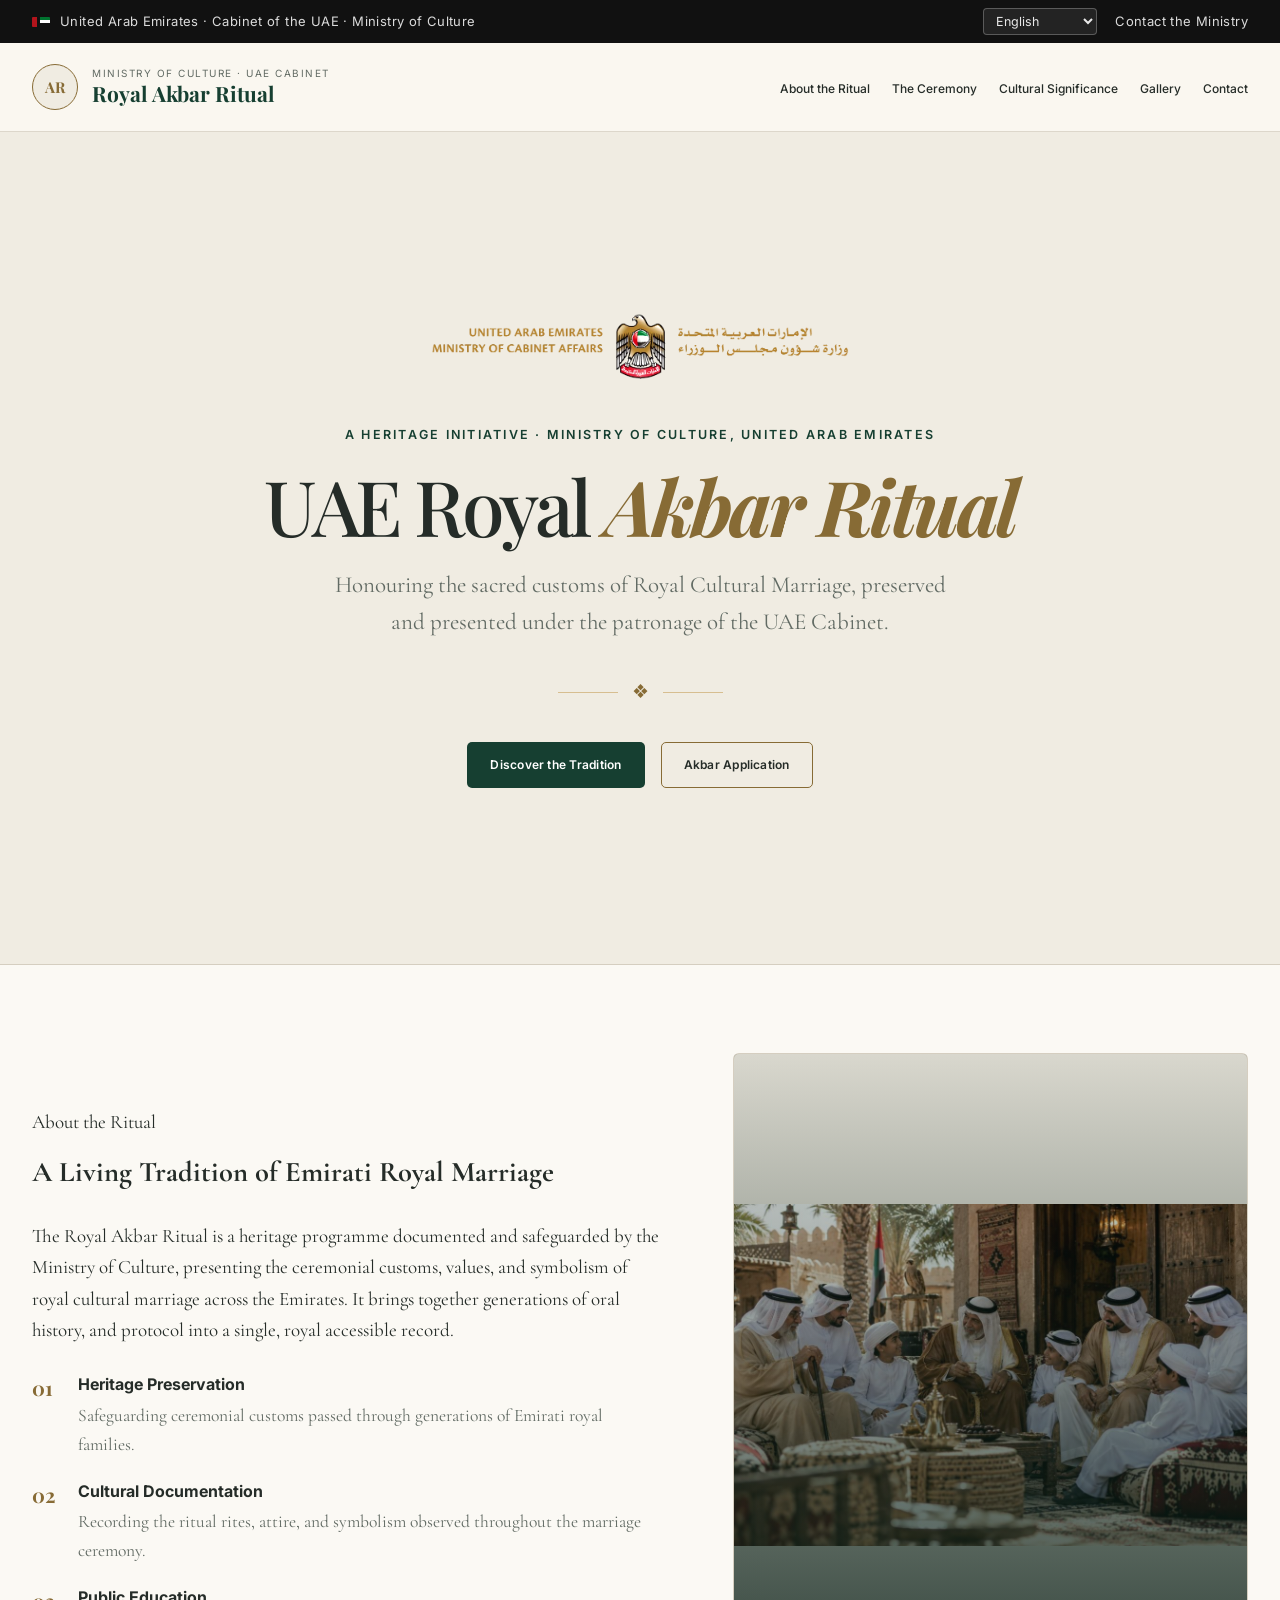
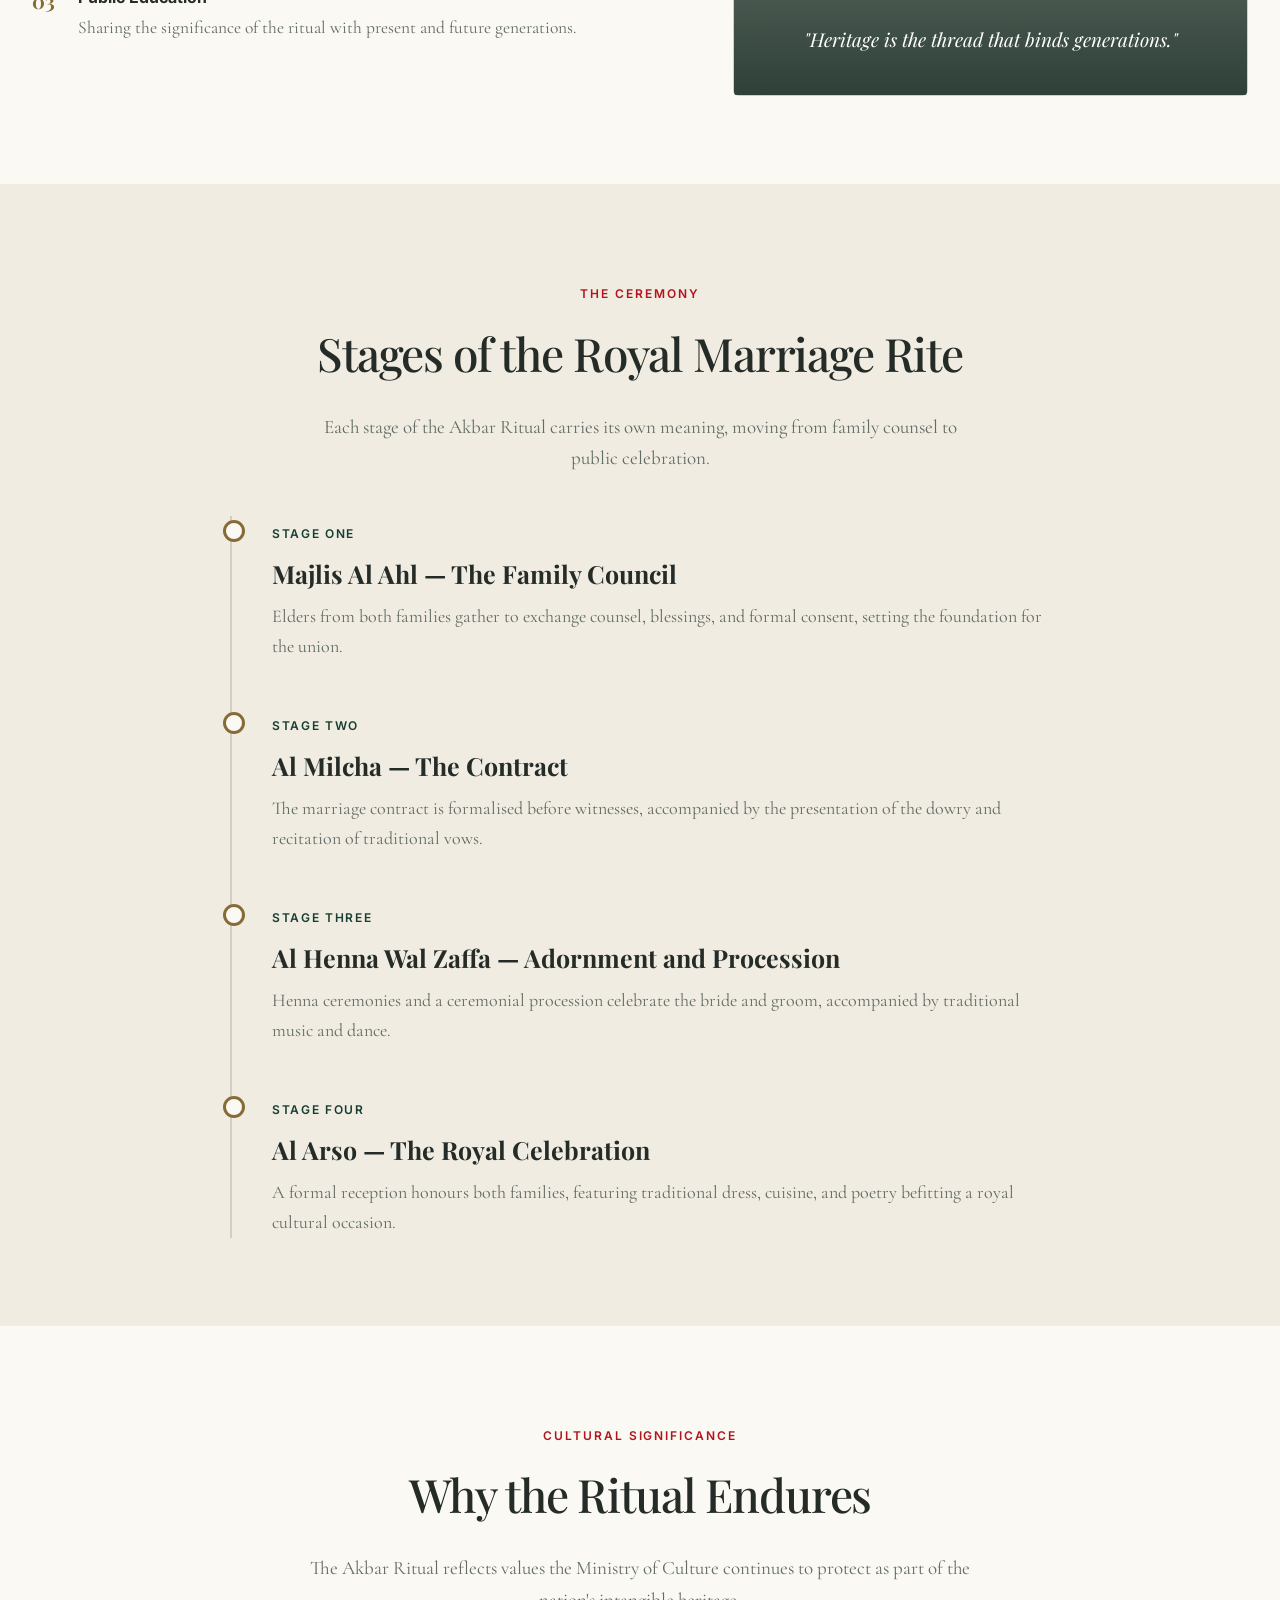
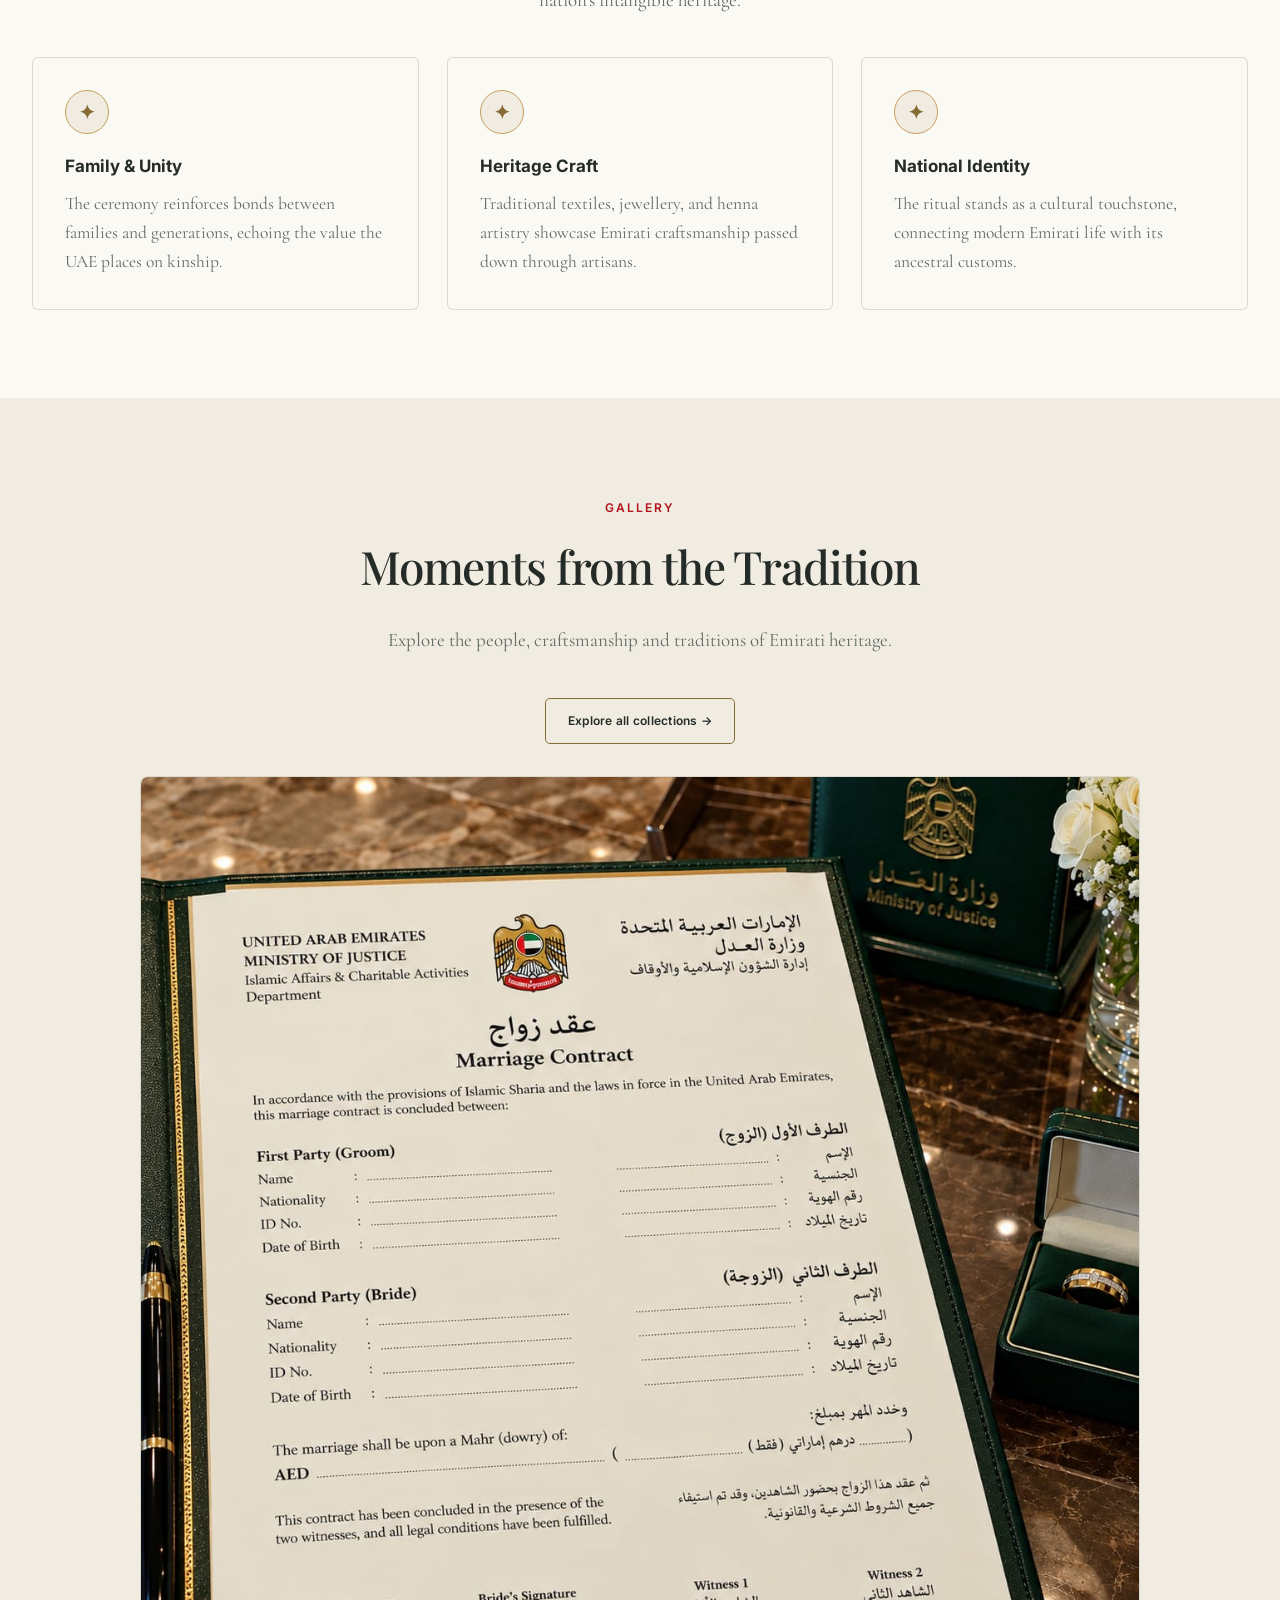
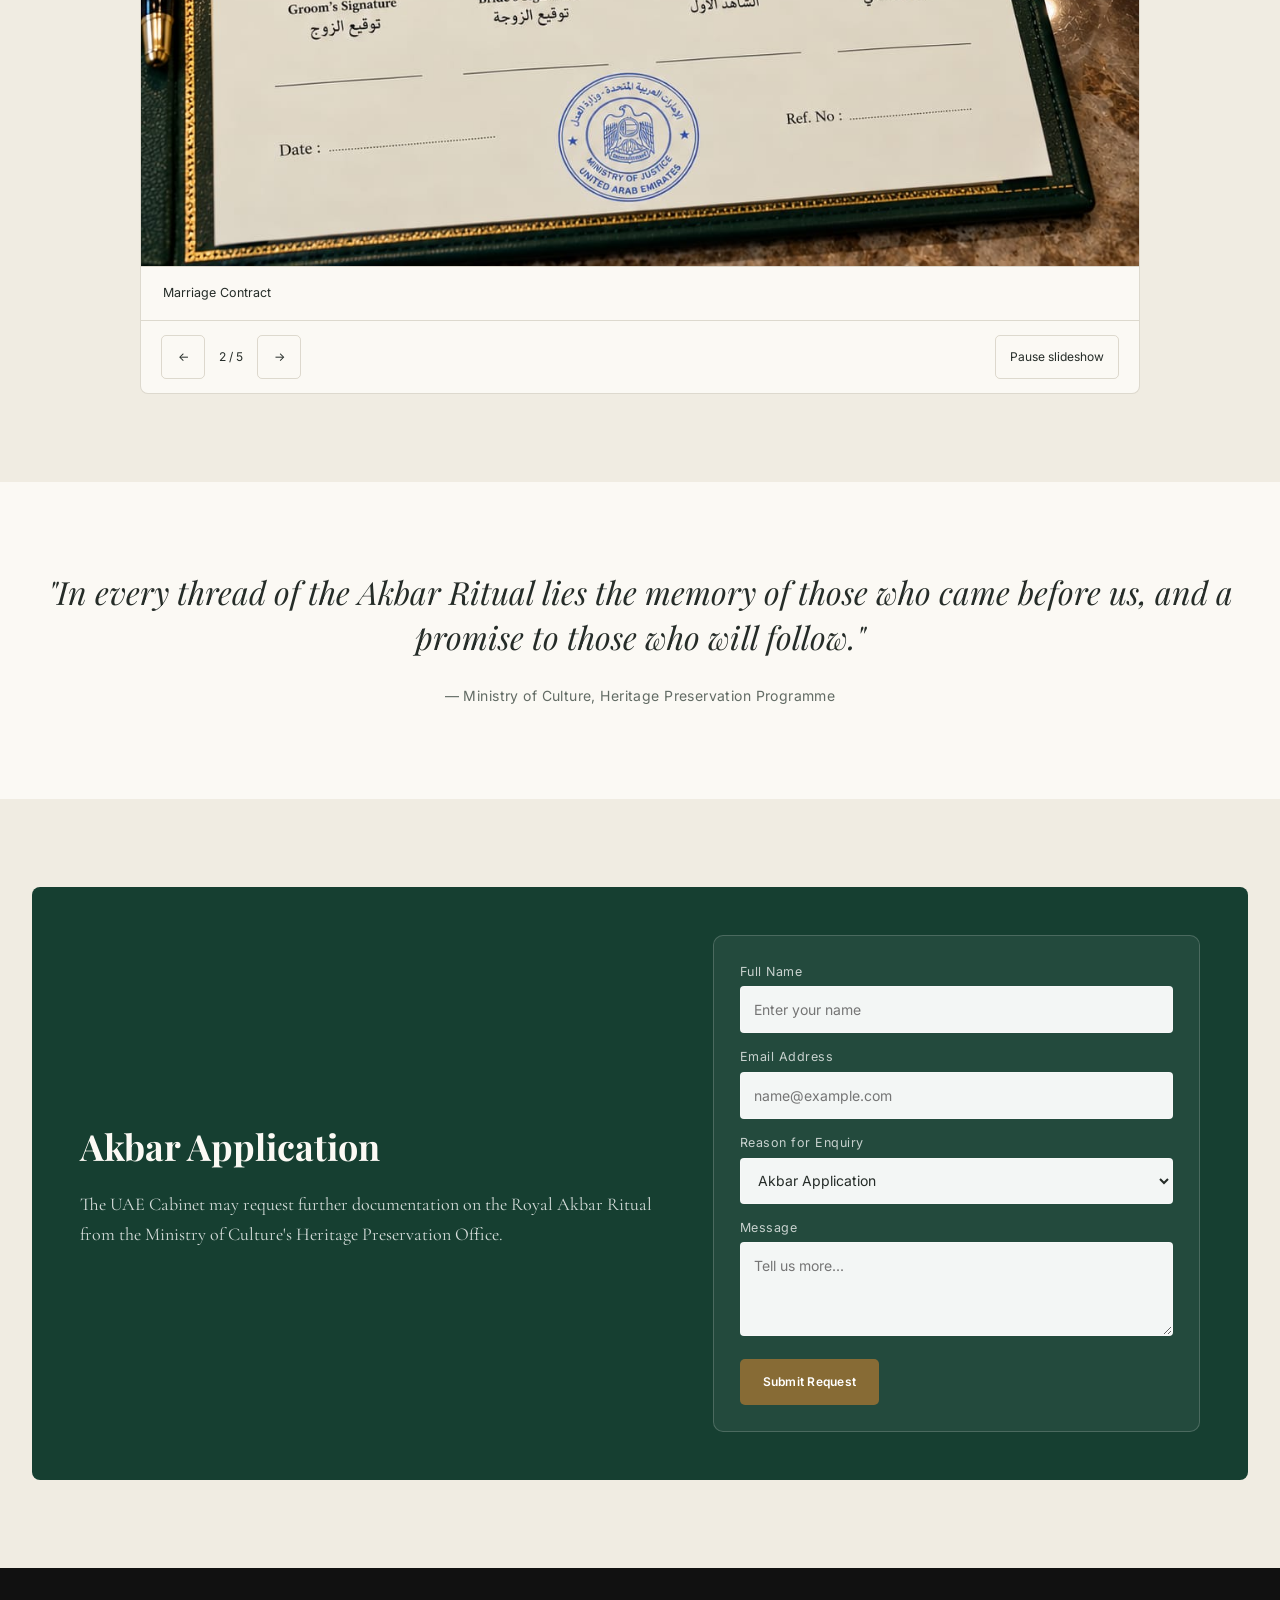
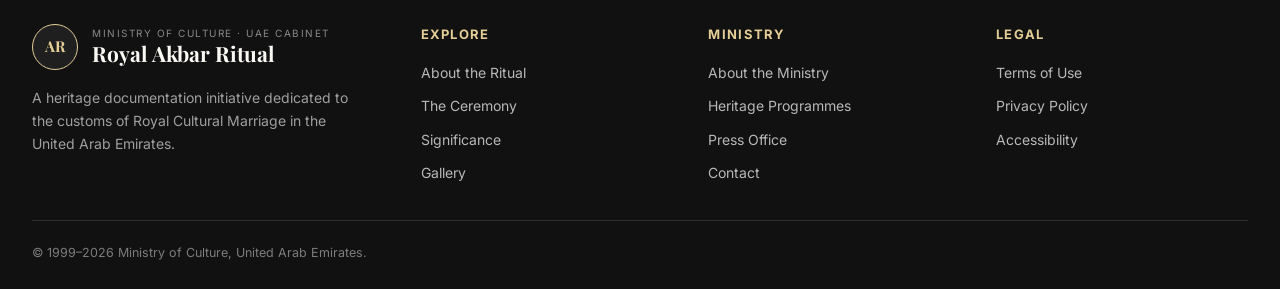
<file: index.html>
<!DOCTYPE html>
<html lang="en">

<head>
  <meta charset="UTF-8">
  <meta name="viewport" content="width=device-width, initial-scale=1.0">
  <title>UAE Royal Akbar Ritual — Royal Cultural Marriage | Ministry of Culture</title>
  <meta name="description"
    content="UAE Royal Akbar Ritual — a heritage initiative of the Ministry of Culture preserving the traditions of Emirati royal cultural marriage.">
  <link rel="stylesheet" href="styles.css">
<link rel="stylesheet" href="polish.css">
</head>

<body>

  <!-- Ministry utility bar -->
  <div class="ministry-bar">
    <div class="container">
      <div class="ministry-bar-left">
        <span class="flag-strip">
          <span class="r"></span>
          <span class="stack">
            <span class="g"></span><span class="w"></span><span class="k"></span>
          </span>
        </span>
        <span data-i18n="ministryBarTagline">United Arab Emirates &nbsp;·&nbsp; Cabinet of the UAE &nbsp;·&nbsp;
          Ministry of Culture</span>
      </div>
      <div class="ministry-bar-right">
        <select id="lang-select" class="lang-select" aria-label="Select language">
          <option value="en">English</option>
          <option value="ar">العربية</option>
          <option value="es">Español</option>
          <option value="pt">Português</option>
          <option value="ru">Русский</option>
          <option value="uk">Українська</option>
          <option value="fr">Français</option>
          <option value="he">עברית</option>
          <option value="zh">中文</option>
          <option value="de">Deutsch</option>
          <option value="it">Italiano</option>
          <option value="da">Dansk</option>
          <option value="no">Norsk</option>
          <option value="hr">Hrvatski</option>
          <option value="cs">Čeština</option>
          <option value="el">Ελληνικά</option>
          <option value="et">Eesti</option>
          <option value="fi">Suomi</option>
          <option value="hu">Magyar</option>
          <option value="ja">日本語</option>
          <option value="ko">한국어</option>
          <option value="la">Latina</option>
          <option value="lt">Lietuvių</option>
          <option value="mk">Македонски</option>
          <option value="pl">Polski</option>
          <option value="ro">Română</option>
          <option value="sr">Српски</option>
          <option value="sv">Svenska</option>
          <option value="th">ไทย</option>
          <option value="vi">Tiếng Việt</option>
        </select>
        <a href="#contact" data-i18n="contactMinistry">Contact the Ministry</a>
      </div>
    </div>
  </div>

  <!-- Header / Nav -->
  <header class="site-header">
    <div class="container nav-row">
      <a href="#top" class="brand">
        <span class="emblem">AR</span>
        <span class="brand-text">
          <span class="eyebrow" data-i18n="brandEyebrow">Ministry of Culture &middot; UAE Cabinet</span>
          <span class="name" data-i18n="brandName">Royal Akbar Ritual</span>
        </span>
      </a>
      <button class="nav-toggle" aria-label="Toggle navigation" aria-expanded="false">
        <span></span><span></span><span></span>
      </button>
      <nav class="main-nav">
        <ul>
          <li><a href="#about" data-i18n="navAbout">About the Ritual</a></li>
          <li><a href="#ceremony" data-i18n="navCeremony">The Ceremony</a></li>
          <li><a href="#significance" data-i18n="navSignificance">Cultural Significance</a></li>
          <li><a href="gallery.html" data-i18n="navGallery">Gallery</a></li>
          <li><a href="#contact" data-i18n="navContact">Contact</a></li>
        </ul>
      </nav>
    </div>
  </header>
  <!-- Hero -->
  <section class="hero" id="top">
    <div class="hero-inner">

      <img src="assets/UAE-emblem.webp" alt="United Arab Emirates Emblem" class="hero-emblem">

      <p class="kicker" data-i18n="heroKicker">A Heritage Initiative &middot; Ministry of Culture, United Arab Emirates
      </p>
      <h1><span data-i18n="heroHeading1">UAE Royal</span> <span class="accent" data-i18n="heroHeadingAccent">Akbar
          Ritual</span></h1>
      <p class="lede" data-i18n="heroLede">Honouring the sacred customs of Royal Cultural Marriage, preserved and
        presented under the patronage of the UAE Cabinet.</p>
      <div class="ornament-divider">❖</div>
      <div class="hero-cta">
        <a href="#about" class="btn btn-primary" data-i18n="heroCta1">Discover the Tradition</a>
        <a href="#contact" class="btn btn-outline" data-i18n="heroCta2">Akbar Application</a>
      </div>
    </div>
  </section>

  <!-- About -->
  <section id="about">
    <div class="container about-grid">
      <div>
        <p class="section-head tag" style="text-align:left;margin-bottom:12px;" data-i18n="aboutTag">About the Ritual
        </p>
        <h2 data-i18n="aboutHeading">A Living Tradition of Emirati Royal Marriage</h2>
        <p data-i18n="aboutBody">The Royal Akbar Ritual is a heritage programme documented and safeguarded by the
          Ministry of Culture, presenting the ceremonial customs, values, and symbolism of royal cultural marriage
          across the Emirates. It brings together generations of oral history, and protocol into a single, royal
          accessible record.</p>
        <ul class="pillar-list">
          <li>
            <span class="num">01</span>
            <div>
              <h4 data-i18n="pillar1Title">Heritage Preservation</h4>
              <p data-i18n="pillar1Body">Safeguarding ceremonial customs passed through generations of Emirati royal
                families.</p>
            </div>
          </li>
          <li>
            <span class="num">02</span>
            <div>
              <h4 data-i18n="pillar2Title">Cultural Documentation</h4>
              <p data-i18n="pillar2Body">Recording the ritual rites, attire, and symbolism observed throughout the
                marriage ceremony.</p>
            </div>
          </li>
          <li>
            <span class="num">03</span>
            <div>
              <h4 data-i18n="pillar3Title">Public Education</h4>
              <p data-i18n="pillar3Body">Sharing the significance of the ritual with present and future generations.</p>
            </div>
          </li>
        </ul>
      </div>
      <div class="figure" data-i18n="aboutFigure">"Heritage is the thread that binds generations."</div>
    </div>
  </section>

  <!-- Ceremony timeline -->
  <section id="ceremony" class="alt">
    <div class="container">
      <div class="section-head">
        <p class="tag" data-i18n="ceremonyTag">The Ceremony</p>
        <h2 data-i18n="ceremonyHeading">Stages of the Royal Marriage Rite</h2>
        <p data-i18n="ceremonyIntro">Each stage of the Akbar Ritual carries its own meaning, moving from family counsel
          to public celebration.</p>
      </div>
      <div class="timeline">
        <div class="timeline-item">
          <span class="stage" data-i18n="stage1Label">Stage One</span>
          <h3 data-i18n="stage1Title">Majlis Al Ahl — The Family Council</h3>
          <p data-i18n="stage1Body">Elders from both families gather to exchange counsel, blessings, and formal consent,
            setting the foundation for the union.</p>
        </div>
        <div class="timeline-item">
          <span class="stage" data-i18n="stage2Label">Stage Two</span>
          <h3 data-i18n="stage2Title">Al Milcha — The Contract</h3>
          <p data-i18n="stage2Body">The marriage contract is formalised before witnesses, accompanied by the
            presentation of the dowry and recitation of traditional vows.</p>
        </div>
        <div class="timeline-item">
          <span class="stage" data-i18n="stage3Label">Stage Three</span>
          <h3 data-i18n="stage3Title">Al Henna Wal Zaffa — Adornment and Procession</h3>
          <p data-i18n="stage3Body">Henna ceremonies and a ceremonial procession celebrate the bride and groom,
            accompanied by traditional music and dance.</p>
        </div>
        <div class="timeline-item">
          <span class="stage" data-i18n="stage4Label">Stage Four</span>
          <h3 data-i18n="stage4Title">Al Arso — The Royal Celebration</h3>
          <p data-i18n="stage4Body">A formal reception honours both families, featuring traditional dress, cuisine, and
            poetry befitting a royal cultural occasion.</p>
        </div>
      </div>
    </div>
  </section>

  <!-- Significance cards -->
  <section id="significance">
    <div class="container">
      <div class="section-head">
        <p class="tag" data-i18n="sigTag">Cultural Significance</p>
        <h2 data-i18n="sigHeading">Why the Ritual Endures</h2>
        <p data-i18n="sigIntro">The Akbar Ritual reflects values the Ministry of Culture continues to protect as part of
          the nation's intangible heritage.</p>
      </div>
      <div class="card-grid">
        <div class="value-card">
          <span class="icon">✦</span>
          <h3 data-i18n="card1Title">Family &amp; Unity</h3>
          <p data-i18n="card1Body">The ceremony reinforces bonds between families and generations, echoing the value the
            UAE places on kinship.</p>
        </div>
        <div class="value-card">
          <span class="icon">✦</span>
          <h3 data-i18n="card2Title">Heritage Craft</h3>
          <p data-i18n="card2Body">Traditional textiles, jewellery, and henna artistry showcase Emirati craftsmanship
            passed down through artisans.</p>
        </div>
        <div class="value-card">
          <span class="icon">✦</span>
          <h3 data-i18n="card3Title">National Identity</h3>
          <p data-i18n="card3Body">The ritual stands as a cultural touchstone, connecting modern Emirati life with its
            ancestral customs.</p>
        </div>
      </div>
    </div>
  </section>

  <!-- Gallery -->
  <section id="gallery" class="alt">
    <div class="container">
      <div class="section-head">
        <p class="tag" data-i18n="galleryTag">Gallery</p>
        <h2 data-i18n="galleryHeading">Moments from the Tradition</h2>
        <p data-i18n="galleryIntro">Explore the people, craftsmanship and traditions of Emirati heritage.
        </p>
      </div>
      <p class="gallery-link"><a class="btn btn-outline" href="gallery.html">Explore all collections &rarr;</a></p>
<div class="home-slideshow" role="region" aria-label="Heritage photographs" aria-roledescription="carousel">
<div class="home-slide-stage"><div class="home-slide">
          <img src="assets/family council.jpeg" alt="Men in traditional Middle Eastern attire in conversation"
            class="g-photo" loading="lazy">
          <span class="g-caption" data-i18n="gallery1">Family Council</span>
        </div>
<div class="home-slide" hidden>
          <img src="assets/marriage contract.jpeg" alt="Marriage contract being signed" class="g-photo" loading="lazy">
          <span class="g-caption" data-i18n="gallery2">Marriage Contract</span>
        </div>
<div class="home-slide" hidden>
          <img src="assets/henna adornment.jpeg" alt="Hands adorned with henna" class="g-photo" loading="lazy">
          <span class="g-caption" data-i18n="gallery3">Henna Adornment</span>
        </div>
<div class="home-slide" hidden>
          <img src="assets/ceremonial procession.jpeg" alt="Ceremonial procession with lantern" class="g-photo"
            loading="lazy">
          <span class="g-caption" data-i18n="gallery4">Ceremonial Procession</span>
        </div>
<div class="home-slide" hidden><a href="gallery.html" aria-label="Royal Celebration — explore the full gallery">
          <img src="assets/royal celebration.jpeg" alt="Woman in elegant abaya and hijab" class="g-photo"
            loading="lazy">
          <span class="g-caption" data-i18n="gallery5">Royal Celebration</span>
        <span class="home-slide-link">Explore the full gallery &rarr;</span></a></div></div>
<div class="home-slide-controls"><button type="button" id="homeSlidePrev" aria-label="Previous photo">&larr;</button><span id="homeSlideCount">1 / 5</span><button type="button" id="homeSlideNext" aria-label="Next photo">&rarr;</button><button type="button" id="homeSlidePlay" aria-pressed="false">Pause slideshow</button></div>
</div>
    </div>
  </section>
  <!-- Quote -->
  <section>
    <div class="container quote-block">
      <blockquote data-i18n="quoteText">"In every thread of the Akbar Ritual lies the memory of those who came before
        us, and a promise to those who will follow."</blockquote>
      <cite data-i18n="quoteCite">— Ministry of Culture, Heritage Preservation Programme</cite>
    </div>
  </section>

  <!-- Contact -->
  <section id="contact" class="alt">
    <div class="container">
      <div class="contact-panel">
        <div>
          <h2 data-i18n="contactHeading">Akbar Application</h2>
          <p data-i18n="contactBody">The UAE Cabinet may request further documentation on the Royal Akbar Ritual from
            the Ministry of Culture's Heritage Preservation Office.</p>
        </div>
        <form class="contact-form" action="/api/application" method="post">
          <div>
            <label for="fullname" data-i18n="labelFullName">Full Name</label>
            <input id="fullname" name="name" type="text" data-i18n-placeholder="placeholderName"
              placeholder="Enter your name" required>
          </div>
          <div>
            <label for="email" data-i18n="labelEmail">Email Address</label>
            <input id="email" name="email" type="email" placeholder="name@example.com" required>
          </div>
          <div>
            <label for="reason" data-i18n="labelReason">Reason for Enquiry</label>
            <select id="reason" name="reason">
              <option value="akbar-application" data-i18n="optionAkbar">Akbar Application</option>
              <option value="other" data-i18n="optionOther">Other</option>
            </select>
          </div>
          <div>
            <label for="message" data-i18n="labelMessage">Message</label>
            <textarea id="message" name="message" rows="3" data-i18n-placeholder="placeholderMessage"
              placeholder="Tell us more..."></textarea>
          </div>
          <div class="form-honeypot" aria-hidden="true">
            <label for="company">Company</label>
            <input id="company" name="company" type="text" tabindex="-1" autocomplete="off">
          </div>
          <button type="submit" class="btn btn-primary" data-i18n="submitBtn">Submit Request</button>
          <p class="form-status" id="form-status" role="status" aria-live="polite" hidden></p>
        </form>
      </div>
    </div>
  </section>

  <!-- Footer -->
  <footer class="site-footer">
    <div class="container">
      <div class="footer-grid">
        <div class="footer-brand">
          <a href="#top" class="brand">
            <span class="emblem">AR</span>
            <span class="brand-text">
              <span class="eyebrow" style="color:rgba(255,255,255,0.5);" data-i18n="brandEyebrow">Ministry of Culture
                &middot; UAE Cabinet</span>
              <span class="name" data-i18n="brandName">Royal Akbar Ritual</span>
            </span>
          </a>
          <p data-i18n="footerBrandBody">A heritage documentation initiative dedicated to the customs of Royal Cultural
            Marriage in the United Arab Emirates.</p>
        </div>
        <div>
          <h5 data-i18n="footerExplore">Explore</h5>
          <ul>
            <li><a href="#about" data-i18n="navAbout">About the Ritual</a></li>
            <li><a href="#ceremony" data-i18n="navCeremony">The Ceremony</a></li>
            <li><a href="#significance" data-i18n="navSignificance2">Significance</a></li>
            <li><a href="gallery.html" data-i18n="navGallery">Gallery</a></li>
          </ul>
        </div>
        <div>
          <h5 data-i18n="footerMinistry">Ministry</h5>
          <ul>
            <li><a href="#" data-i18n="footerAboutMinistry">About the Ministry</a></li>
            <li><a href="#" data-i18n="footerHeritageProgrammes">Heritage Programmes</a></li>
            <li><a href="#" data-i18n="footerPressOffice">Press Office</a></li>
            <li><a href="#contact" data-i18n="navContact">Contact</a></li>
          </ul>
        </div>
        <div>
          <h5 data-i18n="footerLegal">Legal</h5>
          <ul>
            <li><a href="#" data-i18n="footerTerms">Terms of Use</a></li>
            <li><a href="#" data-i18n="footerPrivacy">Privacy Policy</a></li>
            <li><a href="#" data-i18n="footerAccessibility">Accessibility</a></li>
          </ul>
        </div>
      </div>
      <div class="footer-bottom">
        <span>&copy; <span id="year">1999–2026</span> <span>Ministry of Culture, United Arab
            Emirates.</span></span>
        <span></span>
      </div>
    </div>
  </footer>

  <script src="translations.js"></script>
  <script src="script.js"></script>
</body>

</html>
</file>
<file: styles.css>
/* ==========================================================================
   UAE Royal Akbar Ritual — Royal Cultural Marriage
   Ministry of Culture, United Arab Emirates
   ========================================================================== */

@import url('https://fonts.googleapis.com/css2?family=Playfair+Display:wght@500;600;700;800&family=Cormorant+Garamond:ital,wght@0,400;0,500;0,600;1,500&family=Inter:wght@400;500;600&family=Noto+Sans+Arabic:wght@500;600;700&family=Noto+Sans+Hebrew:wght@500;600;700&family=Noto+Sans+SC:wght@500;600;700&family=Noto+Sans+JP:wght@500;600;700&family=Noto+Sans+KR:wght@500;600;700&family=Noto+Sans+Thai:wght@500;600;700&display=swap');

:root {
  
  --uae-green: #00732f;
  --uae-green-dark: #00521f;
  --uae-red: #b3141c;
  --uae-black: #111111;
  --uae-white: #ffffff;
  --gold: #c6a15b;
  --gold-light: #e4cd97;
  --gold-dark: #9c7d3f;
  --ink: #1c1a16;
  --paper: #faf7f0;
  --paper-dim: #f1ead9;
  --muted: #6b6255;
  --border: rgba(198, 161, 91, 0.35);

  --serif-display: 'Playfair Display', 'Times New Roman', serif;
  --serif-body: 'Cormorant Garamond', Georgia, serif;
  --sans: 'Inter', -apple-system, Segoe UI, sans-serif;

  color-scheme: light;
}

* { box-sizing: border-box; }

html { scroll-behavior: smooth; }

body {
  margin: 0;
  background: var(--paper);
  color: var(--ink);
  font-family: var(--serif-body);
  font-size: 19px;
  line-height: 1.65;
}

img { max-width: 100%; display: block; }

.container {
  width: 100%;
  max-width: 1140px;
  margin: 0 auto;
  padding: 0 28px;
}

a { color: inherit; }

/* ---------- Ministry bar ---------- */
.ministry-bar {
  background: var(--uae-black);
  color: rgba(255, 255, 255, 0.85);
  font-family: var(--sans);
  font-size: 13px;
  letter-spacing: 0.03em;
}
.ministry-bar .container {
  display: flex;
  align-items: center;
  justify-content: space-between;
  padding-top: 8px;
  padding-bottom: 8px;
  gap: 16px;
  flex-wrap: wrap;
}
.ministry-bar .flag-strip {
  display: inline-flex;
  gap: 3px;
  height: 10px;
  width: 18px;
  border-radius: 1px;
  overflow: hidden;
  flex-shrink: 0;
}
.ministry-bar .flag-strip span { flex: 1; }
.ministry-bar .flag-strip .r { background: var(--uae-red); flex: 0 0 30%; }
.ministry-bar .flag-strip .stack { flex: 1; display: flex; flex-direction: column; }
.ministry-bar .flag-strip .g { background: var(--uae-green); flex: 1; }
.ministry-bar .flag-strip .w { background: var(--uae-white); flex: 1; }
.ministry-bar .flag-strip .k { background: var(--uae-black); flex: 1; }
.ministry-bar-left { display: flex; align-items: center; gap: 10px; }
.ministry-bar-right { display: flex; align-items: center; gap: 18px; }
.ministry-bar-right span { opacity: 0.7; }
.ministry-bar-right a {
  color: rgba(255,255,255,0.85);
  text-decoration: none;
}
.ministry-bar-right a:hover { color: var(--gold-light); }

.lang-select {
  background: rgba(255,255,255,0.08);
  color: rgba(255,255,255,0.9);
  border: 1px solid rgba(255,255,255,0.25);
  border-radius: 4px;
  font-family: var(--sans);
  font-size: 12.5px;
  padding: 4px 8px;
  cursor: pointer;
}
.lang-select option { color: var(--ink); }

/* ---------- Header / nav ---------- */
header.site-header {
  background: var(--paper);
  border-bottom: 1px solid var(--border);
  position: sticky;
  top: 0;
  z-index: 40;
  backdrop-filter: blur(6px);
  background: rgba(250, 247, 240, 0.96);
}
.nav-row {
  display: flex;
  align-items: center;
  justify-content: space-between;
  padding: 16px 0;
  gap: 20px;
}
.brand {
  display: flex;
  align-items: center;
  gap: 14px;
  text-decoration: none;
  color: var(--ink);
}
.emblem {
  width: 44px;
  height: 44px;
  border-radius: 50%;
  border: 1.5px solid var(--gold-dark);
  display: flex;
  align-items: center;
  justify-content: center;
  font-family: var(--serif-display);
  font-weight: 700;
  font-size: 15px;
  line-height: 1;
  color: var(--gold-dark);
  background: var(--paper-dim);
  flex-shrink: 0;
}
.brand-text { line-height: 1.3; }
.brand-text .eyebrow {
  display: block;
  font-family: var(--sans);
  font-size: 11px;
  letter-spacing: 0.12em;
  text-transform: uppercase;
  color: var(--muted);
  white-space: nowrap;
}
.brand-text .name {
  display: block;
  font-family: var(--serif-display);
  font-weight: 700;
  font-size: 18px;
  color: var(--uae-green-dark);
}

nav.main-nav ul {
  list-style: none;
  display: flex;
  gap: 28px;
  margin: 0;
  padding: 0;
}
nav.main-nav a {
  font-family: var(--sans);
  font-size: 14px;
  font-weight: 500;
  text-decoration: none;
  color: var(--ink);
  padding-bottom: 4px;
  border-bottom: 2px solid transparent;
  transition: border-color 0.2s, color 0.2s;
}
nav.main-nav a:hover { color: var(--uae-green-dark); border-color: var(--gold); }

.nav-toggle {
  display: none;
  background: none;
  border: 1px solid var(--border);
  border-radius: 6px;
  padding: 8px 10px;
  cursor: pointer;
}
.nav-toggle span {
  display: block;
  width: 20px;
  height: 2px;
  background: var(--ink);
  margin: 4px 0;
}

/* ---------- Hero ---------- */
.hero {
  position: relative;
  background:
    radial-gradient(1200px 500px at 50% -10%, rgba(198,161,91,0.25), transparent 60%),
    linear-gradient(180deg, var(--paper-dim) 0%, var(--paper) 100%);
  overflow: hidden;
  border-bottom: 1px solid var(--border);
}
.hero::before, .hero::after {
  content: "";
  position: absolute;
  top: 0; bottom: 0;
  width: 6px;
  background: linear-gradient(180deg, var(--uae-red), var(--uae-green) 35%, var(--uae-black) 70%, var(--gold));
  opacity: 0.7;
}
.hero::before { left: 0; }
.hero::after { right: 0; }

.hero-inner {
  padding: 84px 28px 96px;
  text-align: center;
  max-width: 820px;
  margin: 0 auto;
}
.hero .kicker {
  font-family: var(--sans);
  font-size: 12.5px;
  letter-spacing: 0.18em;
  text-transform: uppercase;
  color: var(--uae-green-dark);
  font-weight: 600;
  margin-bottom: 18px;
}
.hero h1 {
  font-family: var(--serif-display);
  font-weight: 800;
  font-size: clamp(38px, 6vw, 64px);
  line-height: 1.08;
  margin: 0 0 20px;
  color: var(--ink);
}
.hero h1 .accent { color: var(--gold-dark); font-style: italic; font-weight: 700; }
.hero .lede {
  font-size: 22px;
  color: var(--muted);
  max-width: 620px;
  margin: 0 auto 34px;
  font-style: italic;
}
.ornament-divider {
  display: flex;
  align-items: center;
  justify-content: center;
  gap: 14px;
  margin: 0 auto 34px;
  color: var(--gold-dark);
}
.ornament-divider::before, .ornament-divider::after {
  content: "";
  height: 1px;
  width: 60px;
  background: var(--gold);
  opacity: 0.6;
}
.hero-cta {
  display: flex;
  gap: 16px;
  justify-content: center;
  flex-wrap: wrap;
}

.btn {
  font-family: var(--sans);
  font-size: 14.5px;
  font-weight: 600;
  letter-spacing: 0.02em;
  padding: 13px 28px;
  border-radius: 4px;
  text-decoration: none;
  display: inline-block;
  transition: transform 0.15s, box-shadow 0.15s, background 0.15s;
  border: 1px solid transparent;
}
.btn-primary {
  background: var(--uae-green-dark);
  color: var(--uae-white);
}
.btn-primary:hover { background: var(--uae-green); box-shadow: 0 6px 18px rgba(0,82,31,0.25); }
.btn-outline {
  border-color: var(--gold-dark);
  color: var(--ink);
  background: transparent;
}
.btn-outline:hover { background: var(--paper-dim); }

.notice-banner {
  background: #fbf1d9;
  border-top: 1px solid var(--border);
  border-bottom: 1px solid var(--border);
  font-family: var(--sans);
  font-size: 13px;
  color: #7a5c1f;
  text-align: center;
  padding: 9px 20px;
}

/* ---------- Section shell ---------- */
section { padding: 88px 0; }
section.alt { background: var(--paper-dim); }
.section-head {
  text-align: center;
  max-width: 680px;
  margin: 0 auto 52px;
}
.section-head .tag {
  font-family: var(--sans);
  font-size: 12px;
  letter-spacing: 0.16em;
  text-transform: uppercase;
  color: var(--uae-red);
  font-weight: 600;
  margin-bottom: 12px;
}
.section-head h2 {
  font-family: var(--serif-display);
  font-size: clamp(28px, 4vw, 40px);
  font-weight: 700;
  margin: 0 0 14px;
  color: var(--ink);
}
.section-head p {
  color: var(--muted);
  font-size: 19px;
}

/* ---------- About / two-col ---------- */
.about-grid {
  display: grid;
  grid-template-columns: 1.1fr 0.9fr;
  gap: 56px;
  align-items: center;
}
.about-grid .figure {
  aspect-ratio: 4/5;
  border-radius: 8px;
  background:
    linear-gradient(160deg, rgba(0,115,47,0.14), rgba(198,161,91,0.22)),
    repeating-linear-gradient(45deg, rgba(17,17,17,0.04) 0 2px, transparent 2px 22px);
  border: 1px solid var(--border);
  display: flex;
  align-items: center;
  justify-content: center;
  color: var(--gold-dark);
  font-family: var(--serif-display);
  font-style: italic;
  text-align: center;
  padding: 30px;
}
.about-grid h2 { margin-top: 0; }
.pillar-list { list-style: none; margin: 26px 0 0; padding: 0; display: grid; gap: 18px; }
.pillar-list li {
  display: flex;
  gap: 14px;
  align-items: flex-start;
}
.pillar-list .num {
  font-family: var(--serif-display);
  font-weight: 700;
  color: var(--gold-dark);
  font-size: 20px;
  flex-shrink: 0;
  width: 32px;
}
.pillar-list h4 {
  margin: 0 0 4px;
  font-family: var(--sans);
  font-size: 16px;
  color: var(--ink);
}
.pillar-list p { margin: 0; color: var(--muted); font-size: 17.5px; }

/* ---------- Timeline / ceremony ---------- */
.timeline {
  max-width: 820px;
  margin: 0 auto;
  position: relative;
  padding-left: 40px;
  border-left: 2px solid var(--border);
}
.timeline-item { position: relative; padding-bottom: 46px; }
.timeline-item:last-child { padding-bottom: 0; }
.timeline-item::before {
  content: "";
  position: absolute;
  left: -49px;
  top: 4px;
  width: 16px;
  height: 16px;
  border-radius: 50%;
  background: var(--paper);
  border: 3px solid var(--gold-dark);
}
.timeline-item .stage {
  font-family: var(--sans);
  font-size: 12px;
  letter-spacing: 0.14em;
  text-transform: uppercase;
  color: var(--uae-green-dark);
  font-weight: 600;
}
.timeline-item h3 {
  font-family: var(--serif-display);
  font-size: 25px;
  margin: 6px 0 8px;
}
.timeline-item p { margin: 0; color: var(--muted); font-size: 18px; }

/* ---------- Value / significance cards ---------- */
.card-grid {
  display: grid;
  grid-template-columns: repeat(3, 1fr);
  gap: 28px;
}
.value-card {
  background: var(--paper);
  border: 1px solid var(--border);
  border-radius: 10px;
  padding: 32px 28px;
  text-align: left;
}
.value-card .icon {
  width: 44px;
  height: 44px;
  border-radius: 50%;
  background: var(--paper-dim);
  border: 1px solid var(--gold);
  display: flex;
  align-items: center;
  justify-content: center;
  color: var(--gold-dark);
  font-family: var(--serif-display);
  font-weight: 700;
  margin-bottom: 18px;
}
.value-card h3 {
  font-family: var(--sans);
  font-size: 17px;
  margin: 0 0 10px;
  color: var(--ink);
}
.value-card p { margin: 0; color: var(--muted); font-size: 17.5px; }

/* ---------- Gallery ---------- */
.gallery-grid {
  display: grid;
  grid-template-columns: repeat(4, 1fr);
  gap: 18px;
}
.gallery-grid .g-item {
  aspect-ratio: 1;
  border-radius: 8px;
  border: 1px solid var(--border);
  background: var(--paper-dim);
  display: flex;
  flex-direction: column;
  overflow: hidden;
}
.gallery-grid .g-item.wide { grid-column: span 2; aspect-ratio: 2 / 1; }
.g-photo {
  flex: 1;
  width: 100%;
  min-height: 0;
  object-fit: cover;
  display: block;
}
.g-caption {
  flex-shrink: 0;
  font-family: var(--sans);
  font-size: 12.5px;
  color: var(--muted);
  text-align: center;
  padding: 10px 8px;
  background: var(--paper);
  border-top: 1px solid var(--border);
}

/* ---------- Quote ---------- */
.quote-block {
  max-width: 780px;
  margin: 0 auto;
  text-align: center;
}
.quote-block blockquote {
  font-family: var(--serif-display);
  font-style: italic;
  font-size: clamp(24px, 3vw, 32px);
  color: var(--ink);
  margin: 0 0 20px;
  line-height: 1.4;
}
.quote-block cite {
  font-family: var(--sans);
  font-style: normal;
  font-size: 14px;
  color: var(--muted);
  letter-spacing: 0.03em;
}

/* ---------- Contact / CTA ---------- */
.contact-panel {
  background: var(--uae-green-dark);
  color: var(--paper);
  border-radius: 14px;
  padding: 56px;
  display: grid;
  grid-template-columns: 1.2fr 1fr;
  gap: 40px;
  align-items: center;
}
.contact-panel h2 {
  font-family: var(--serif-display);
  font-size: clamp(26px, 3.4vw, 36px);
  margin: 0 0 14px;
}
.contact-panel p { color: rgba(255,255,255,0.82); font-size: 18px; margin: 0; }
.contact-form {
  display: grid;
  gap: 14px;
  background: rgba(255,255,255,0.06);
  padding: 26px;
  border-radius: 10px;
  border: 1px solid rgba(255,255,255,0.18);
}
.contact-form label {
  font-family: var(--sans);
  font-size: 12.5px;
  letter-spacing: 0.04em;
  color: rgba(255,255,255,0.75);
  margin-bottom: 4px;
  display: block;
}
.contact-form input, .contact-form textarea, .contact-form select {
  width: 100%;
  padding: 11px 13px;
  border-radius: 6px;
  border: 1px solid rgba(255,255,255,0.25);
  background: rgba(255,255,255,0.95);
  font-family: var(--sans);
  font-size: 14px;
  color: var(--ink);
}
.contact-form .btn-primary {
  background: var(--gold-dark);
  justify-self: start;
}
.contact-form .btn-primary:hover { background: var(--gold); }
.contact-form .btn-primary:disabled { opacity: 0.65; cursor: default; }

/* Submission feedback: success and error states of the Akbar Application. */
.contact-form .form-status {
  font-family: var(--sans);
  font-size: 13.5px;
  line-height: 1.55;
  margin: 0;
  padding: 11px 13px;
  border-radius: 6px;
  border: 1px solid transparent;
}
.contact-form .form-status--success {
  background: rgba(228, 205, 151, 0.18);
  border-color: rgba(228, 205, 151, 0.55);
  color: var(--gold-light);
}
.contact-form .form-status--error {
  background: rgba(179, 20, 28, 0.18);
  border-color: rgba(179, 20, 28, 0.6);
  color: #f3cfcf;
}

/* Honeypot: off-screen for people, still submitted by bots that fill every field. */
.form-honeypot {
  position: absolute;
  left: -10000px;
  width: 1px;
  height: 1px;
  overflow: hidden;
}

/* ---------- Footer ---------- */
footer.site-footer {
  background: var(--uae-black);
  color: rgba(255,255,255,0.72);
  padding: 56px 0 26px;
  font-family: var(--sans);
  font-size: 14px;
}
.footer-grid {
  display: grid;
  grid-template-columns: 1.4fr 1fr 1fr 1fr;
  gap: 36px;
  padding-bottom: 36px;
  border-bottom: 1px solid rgba(255,255,255,0.12);
}
.footer-grid h5 {
  color: var(--gold-light);
  font-size: 13px;
  letter-spacing: 0.1em;
  text-transform: uppercase;
  margin: 0 0 16px;
}
.footer-grid ul { list-style: none; margin: 0; padding: 0; display: grid; gap: 10px; }
.footer-grid a { text-decoration: none; color: rgba(255,255,255,0.7); }
.footer-grid a:hover { color: var(--gold-light); }
.footer-brand .brand-text .name { color: var(--paper); }
.footer-brand .emblem { border-color: var(--gold-light); color: var(--gold-light); background: rgba(255,255,255,0.06); }
.footer-brand p { color: rgba(255,255,255,0.6); margin: 16px 0 0; max-width: 320px; }
.footer-bottom {
  padding-top: 22px;
  display: flex;
  justify-content: space-between;
  flex-wrap: wrap;
  gap: 10px;
  font-size: 12.5px;
  color: rgba(255,255,255,0.45);
}

/* ---------- Responsive ---------- */
@media (max-width: 900px) {
  .about-grid, .contact-panel { grid-template-columns: 1fr; }
  .card-grid { grid-template-columns: 1fr 1fr; }
  .gallery-grid { grid-template-columns: repeat(2, 1fr); }
  .footer-grid { grid-template-columns: 1fr 1fr; }
}
@media (max-width: 760px) {
  nav.main-nav {
    position: absolute;
    top: 100%;
    left: 0;
    right: 0;
    background: var(--paper);
    border-bottom: 1px solid var(--border);
    display: none;
    padding: 12px 28px 20px;
  }
  nav.main-nav.open { display: block; }
  nav.main-nav ul { flex-direction: column; gap: 16px; }
  .nav-toggle { display: block; }
  .card-grid { grid-template-columns: 1fr; }
  .gallery-grid { grid-template-columns: 1fr 1fr; }
  .ministry-bar-right { display: none; }
}

/* ---------- RTL (Arabic, Hebrew) ---------- */
body.rtl {
  font-family: 'Noto Sans Arabic', 'Noto Sans Hebrew', var(--serif-body);
}
body.rtl .kicker,
body.rtl nav.main-nav a,
body.rtl .ministry-bar,
body.rtl .footer-grid,
body.rtl .brand-text,
body.rtl .tag,
body.rtl .value-card h3,
body.rtl .btn,
body.rtl .lang-select,
body.rtl label,
body.rtl input,
body.rtl select,
body.rtl textarea {
  font-family: 'Noto Sans Arabic', 'Noto Sans Hebrew', var(--sans);
}
body.rtl .pillar-list li { flex-direction: row-reverse; }
body.rtl .timeline {
  border-left: none;
  border-right: 2px solid var(--border);
  padding-left: 0;
  padding-right: 40px;
}
body.rtl .timeline-item::before { left: auto; right: -49px; }
body.rtl .about-grid,
body.rtl .contact-panel { direction: rtl; }
body.rtl .footer-brand p { margin-left: 0; }
body.rtl [style*="text-align:left"] { text-align: right !important; }

/* ---------- CJK / Thai script fallback ---------- */
html[lang="zh"] body, html[lang="ja"] body, html[lang="ko"] body, html[lang="th"] body {
  font-family: 'Noto Sans SC', 'Noto Sans JP', 'Noto Sans KR', 'Noto Sans Thai', var(--serif-body);
}
html[lang="zh"] .hero h1, html[lang="ja"] .hero h1, html[lang="ko"] .hero h1,
html[lang="zh"] h2, html[lang="ja"] h2, html[lang="ko"] h2 {
  font-family: 'Noto Sans SC', 'Noto Sans JP', 'Noto Sans KR', var(--serif-display);
}
</file>
<file: polish.css>
/* Shared visual refinement: quiet surfaces, generous rhythm, clear controls. */
:root { --paper:#fbf9f4; --paper-dim:#f0ece2; --ink:#252c28; --muted:#626b64; --gold-dark:#876b35; --border:rgba(116,102,71,.22); --uae-green-dark:#163f31; }
body { -webkit-font-smoothing:antialiased; }
.container { max-width:1320px; padding-inline:32px; }
:focus-visible { outline:3px solid #a78542; outline-offset:5px; }
section[id] { scroll-margin-top:110px; }
button,input,select,textarea { font:inherit; }
button,a,input,select,textarea { -webkit-tap-highlight-color:transparent; }
.nav-row { min-height:88px; gap:24px; }
.brand-text .eyebrow { font-size:10px; letter-spacing:.15em; }
.brand-text .name { font-size:21px; }
nav.main-nav ul { gap:22px; }
nav.main-nav a { font-size:12px; white-space:nowrap; }
.btn { min-height:46px; border-radius:5px; font-size:12px; padding:12px 22px; }
.emblem { width:46px; height:46px; }
.hero { background:var(--paper-dim); }
.hero::before,.hero::after { display:none; }
.hero-inner { max-width:950px; padding-block:76px 88px; }
.hero-emblem { display:block; width:480px; max-width:100%; height:auto; object-fit:contain; margin:0 auto 28px; filter:contrast(1.18); }
.hero h1 { font-size:clamp(44px,6vw,78px); font-weight:500; letter-spacing:-.045em; }
.hero .lede { font-style:normal; font-size:23px; }
body:not(.gallery-page) section:not(.hero) { padding-block:88px; }
.section-head { margin-bottom:42px; }
.section-head h2 { font-weight:500; font-size:clamp(32px,4vw,46px); letter-spacing:-.025em; }
.about-grid { gap:72px; align-items:center; }
.about-grid .figure { min-height:380px; border-radius:6px; background:linear-gradient(0deg,rgba(12,34,26,.85),rgba(12,34,26,.1)),url('assets/generations together 1.jpeg') center/cover; color:white; padding:40px; display:flex; align-items:flex-end; }
.value-card { border-radius:6px; padding:32px; box-shadow:none; background:var(--paper); }
.gallery-grid { gap:18px; }
.gallery-grid .g-item { border-radius:6px; overflow:hidden; }
.contact-panel { border-radius:8px; background:#163f31; padding:48px; gap:48px; }
.contact-form input,.contact-form textarea,.contact-form select { min-height:46px; border-radius:4px; }
.gnav-cta { font-size:11px; padding:12px 16px; }
.ghero { background:#eee9df; }
.ghero-grid { min-height:390px; gap:48px; }
.ghero-text { padding-block:60px; }
.ghero-text h1 { font-size:clamp(40px,4.4vw,62px); font-weight:500; letter-spacing:-.04em; max-width:550px; }
.ghero-eyebrow { color:var(--gold-dark); font-size:11px; }
.ghero-desc { font-family:var(--sans); font-size:14px; line-height:1.8; max-width:450px; }
.ghero-stats { gap:14px 22px; }
.gstat { font-size:11px; }
.ghero-image { margin-block:30px; border-radius:6px; overflow:hidden; }
.ghero-image img { position:absolute; inset:0; }
.ghero-overlay { background:linear-gradient(0deg,rgba(19,34,25,.12),transparent); }
.gcontrols { top:var(--header-height,88px); padding:18px 0; }
.gcontrols-inner { gap:16px; }
.gfilters { gap:6px; }
.gfilter { min-height:40px; padding:8px 13px; font-size:12px; }
.gfilter.active { background:var(--uae-green-dark); border-color:var(--uae-green-dark); }
.gtools { flex-wrap:wrap; }
.gsearch-field input { width:145px; }
.gsearch-field:focus-within { outline:2px solid var(--gold-dark); outline-offset:2px; }
.slideshow-toggle { border:1px solid var(--border); border-radius:5px; background:var(--paper); color:var(--ink); font:500 12px var(--sans); padding:10px 12px; min-height:40px; cursor:pointer; }
.slideshow-toggle:hover { border-color:var(--gold-dark); }
.ggallery { padding:36px 0 64px; }
.ggrid { gap:22px; }
.gcard { border-radius:7px; box-shadow:0 3px 12px rgba(30,40,30,.03); }
.gcard-media { position:relative; aspect-ratio:4/3; }
.gcard-media img { transition:transform .6s ease; }
.album-badge { position:absolute; bottom:12px; left:12px; color:#fff; background:rgba(15,29,22,.8); border:1px solid rgba(255,255,255,.25); border-radius:4px; padding:4px 9px; font:11px var(--sans); }
.gcard-body { padding:21px 18px; align-items:center; min-height:108px; }
.gcard-title { font-size:19px; font-weight:500; line-height:1.35; }
.gcard-cat { font-size:9px; letter-spacing:.16em; margin-bottom:7px; }
.gcard-arrow { width:40px; height:40px; }
.gpagination { padding-top:32px; }
.gpage-nav,.gpage-numbers button { width:44px; height:44px; }
.glb-content { grid-template-columns:minmax(0,1.5fr) minmax(240px,1fr); }
.glb-content img { object-fit:contain; background:#141b17; height: min(68vh,650px); }
.glb-info { padding:28px; }
.glb-info .slideshow-toggle { align-self:flex-start; }
.glb-close { width:44px; height:44px; top:-52px; }
.glightbox:not(.open) { visibility:hidden; }
.gfooter { margin-top:0; padding-top:44px; }
.gfooter-links { flex-wrap:wrap; gap:14px 24px; }
@media(max-width:1180px) { .gnav-cta { display:none; } nav.main-nav ul { gap:16px; } }
@media(max-width:960px) {
 .nav-toggle { display:block; }
 nav.main-nav { display:none; position:absolute; top:100%; left:0; right:0; background:var(--paper); padding:24px 32px; border-bottom:1px solid var(--border); }
 nav.main-nav.open { display:block; }
 nav.main-nav ul { flex-direction:column; align-items:flex-start; gap:18px; }
 nav.main-nav a { font-size:14px; }
 .ghero-grid { grid-template-columns:1fr 1fr; gap:26px; }
 .ghero-image { order:0; min-height:300px; }
 .ggrid { grid-template-columns:repeat(2,minmax(0,1fr)); }
 .gcontrols { position:relative; top:auto; }
 .glb-content { grid-template-columns:1fr; overflow:auto; }
 .glb-content img { height:45vh; }
 .glb-info { padding:20px; }
}
@media(max-width:600px) {
 .container { padding-inline:20px; }
 .nav-row { min-height:76px; }
 .brand-text .name { font-size:19px; }
 .brand-text .eyebrow { font-size:8px; }
 .gutil-inner { gap:8px; }
 .gutil-left { font-size:9px; }
 .gutil-lang { display:none; }
 .gutil-right { gap:6px; }
 .ghero-grid { grid-template-columns:1fr; gap:0; }
 .ghero-text { padding:34px 0 20px; }
 .ghero-text h1 { font-size:42px; }
 .ghero-desc { margin-bottom:20px; }
 .ghero-image { height:220px; min-height:0; margin:0 0 28px; }
 .gstat { font-size:10px; }
 .gfilters { max-width:100%; }
 .gtools { display:grid; grid-template-columns:1fr 1fr; width:100%; }
 .gsearch-field { grid-column:1/-1; grid-row:1; }
 .gsearch-field input { width:100%; min-height:26px; }
 #gSort { min-width:0; width:100%; font-size:12px; }
 .ggrid { gap:16px; grid-template-columns:1fr; }
 .gcard-media { aspect-ratio: 4/3; }
 .gcard-body { min-height:92px; }
 .glb-shell { width:calc(100vw - 28px); display:block; }
 .glb-content { max-height:78dvh; }
 .glb-content img { height:40dvh; }
 .glb-nav { position:absolute; top:calc(20dvh - 22px); background:rgba(15,25,20,.8); }
 .glb-prev { left:8px; } .glb-next { right:8px; }
 .glb-close { top:-48px; }
 .hero-inner { padding:48px 20px 56px; }
 body:not(.gallery-page) section:not(.hero) { padding-block:56px; }
 .about-grid { gap:28px; }
 .contact-panel { padding:24px; gap:28px; }
 .contact-form { grid-template-columns:1fr; }
 .footer-grid { grid-template-columns:1fr; }
}
@media(prefers-reduced-motion:reduce) { html { scroll-behavior:auto; } *,*::before,*::after { transition:none!important; animation:none!important; } }
.gallery-page .ghero { padding:0; }
.gallery-page .gcontrols { padding-block:18px; }
.gallery-link { text-align:center; margin:0 0 32px; }

/* A single, responsive homepage gallery. */
.home-slideshow { max-width:1000px; margin:auto; border:1px solid var(--border); border-radius:8px; overflow:hidden; background:var(--paper); }
.home-slide-stage { background:#17251e; }
.home-slide[hidden] { display:none; }
.home-slide { position:relative; }
.home-slide a { display:block; text-decoration:none; }
.home-slide .g-photo { display:block; width:100%; height:clamp(280px,48vw,540px); object-fit:contain; object-position:center; }
.home-slide .g-caption { position:static; display:block; padding:16px 22px; background:var(--paper); color:var(--ink); text-align:left; }
.home-slide-link { position:absolute; right:18px; bottom:74px; padding:12px 18px; border-radius:4px; background:#163f31; color:#fff; font:500 13px var(--sans); }
.home-slide-controls { display:flex; gap:14px; align-items:center; padding:14px 20px; border-top:1px solid var(--border); font:12px var(--sans); }
.home-slide-controls button { min-height:44px; min-width:44px; padding:10px 14px; border:1px solid var(--border); border-radius:5px; background:transparent; color:var(--ink); cursor:pointer; }
#homeSlidePlay { margin-inline-start:auto; }
.home-slide a:focus-visible { outline-offset:-4px; }
@media(max-width:480px) { .home-slide-controls { gap:8px; padding:12px; } .home-slide-link { font-size:11px; bottom:70px; right:12px; } }
/* Prevent narrow screens and translated text from widening grid tracks. */
.about-grid > *, .pillar-list li > *, .contact-panel > *, .footer-grid > * { min-width:0; }
.about-grid h2, .pillar-list h4 { overflow-wrap:anywhere; }
.home-slide-controls { flex-wrap:wrap; }
.home-slide-stage { min-width:0; }
@media(max-width:600px) { .about-grid { grid-template-columns:minmax(0,1fr); } }
@media(max-width:600px) { .about-grid .figure { aspect-ratio:auto; width:100%; min-height:320px; } }
body { overflow-x:clip; }
@media(max-width:380px) { .nav-row { gap:10px; } .brand { gap:9px; min-width:0; } .brand-text .name { font-size:17px; } .nav-toggle { flex-shrink:0; } }

/* Preserve every photo in full, including its edges. */
.gcard-media img, .ghero-image img, .gallery-grid .g-photo, .glb-content img { object-fit:contain; object-position:center; display:block; }
.home-slide-stage, .gcard-media, .ghero-image, .glb-content { overflow:hidden; }
@media(max-width:960px) { .glb-content { overflow:auto; } }

/* Frames follow the original photographs instead of cropping them. */
.home-slide .g-photo, .gcard-media img, .ghero-image img { position:static; width:100%; height:auto; max-height:none; object-fit:contain; }
.home-slide-stage { background:var(--paper); }
.gcard-media { aspect-ratio:auto; }
.gcard:hover .gcard-media img { transform:none; }
.ghero-image { height:auto; min-height:0; align-self:center; }
.ghero-overlay { display:none; }
.about-grid .figure { background-size:100% 100%,contain; background-repeat:no-repeat; background-color:var(--paper-dim); }
.glb-content img { object-fit:contain; }
</file>
